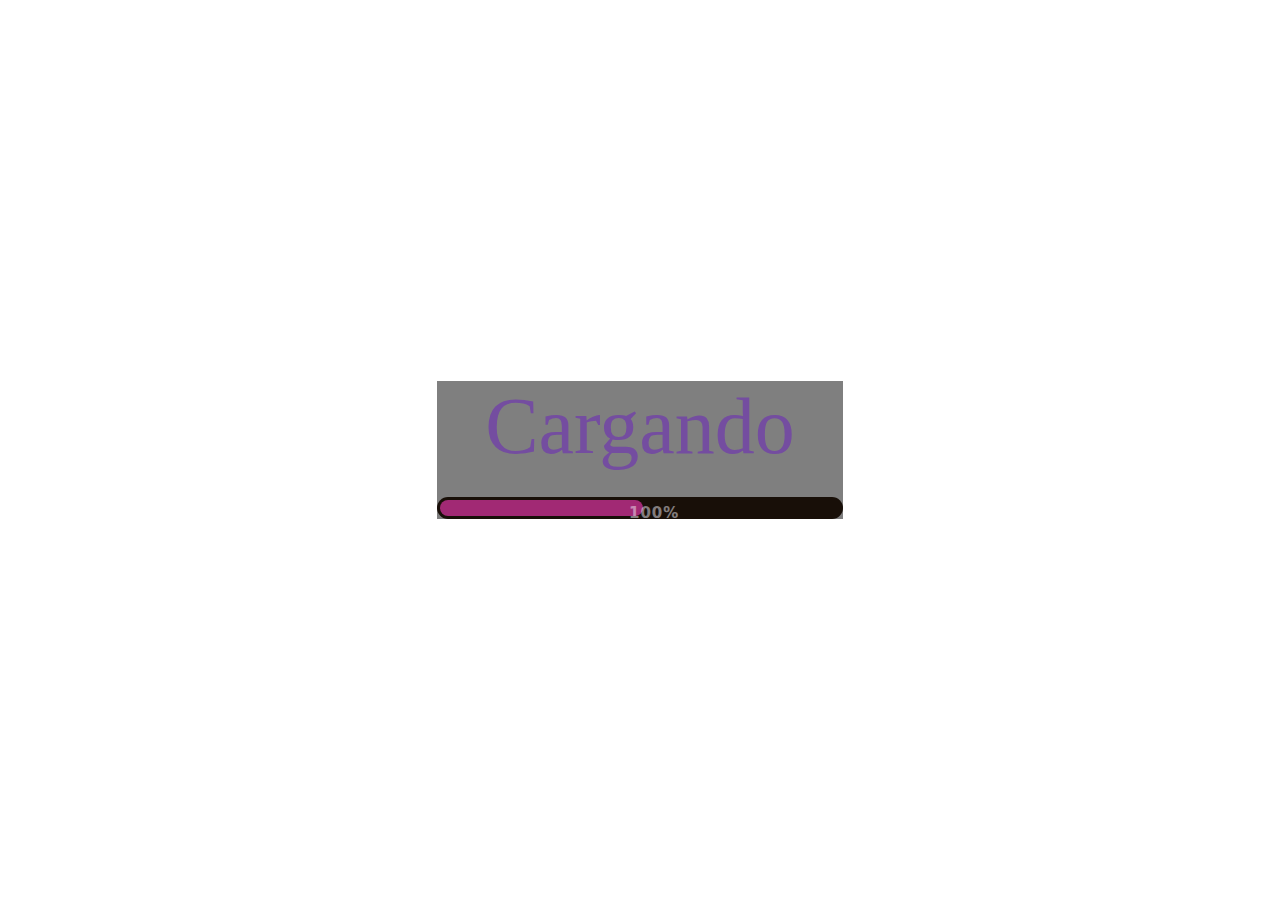
<file: Trabajo practico especial - Interface/carga.html>
<!DOCTYPE html>
<html lang="en" dir="ltr">
  <head>
    <meta charset="utf-8">
    <title>Loading Animation</title>
    <link rel="stylesheet" href="css/style.css">
  </head>
  <body>
    <main class="container">
      <div class="loading">
        <div class="text">Cargando</div>
        <label class="percentaje">100%</label>
        <div class="progreso-bar">
          <div class="progreso"></div>
        </div>
      </div>
    </main> 
    <script src="js/carga.js"></script>
  </body>
</html>
</file>
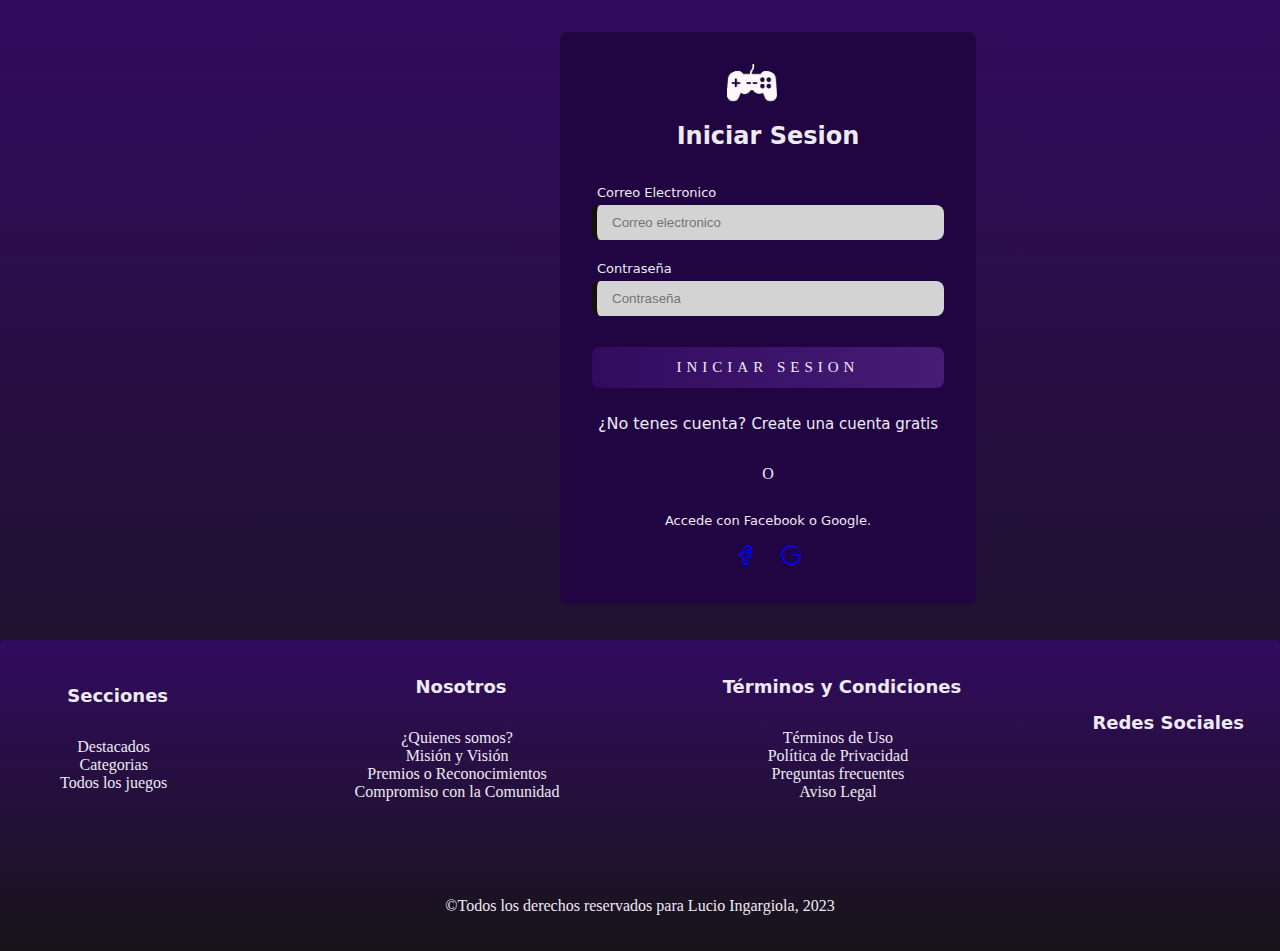
<file: Trabajo practico especial - Interface/iniciarSesion.html>
<!DOCTYPE html>
<html lang="en">

<head>
    <meta charset="UTF-8">
    <meta name="viewport" content="width=device-width, initial-scale=1.0">
    <link rel="stylesheet" href="css/style.css">
    <link rel="stylesheet" href="https://cdnjs.cloudflare.com/ajax/libs/font-awesome/6.2.1/css/all.min.css" integrity="sha512-MV7K8+y+gLIBoVD59lQIYicR65iaqukzvf/nwasF0nqhPay5w/9lJmVM2hMDcnK1OnMGCdVK+iQrJ7lzPJQd1w==" crossorigin="anonymous" referrerpolicy="no-referrer" />
    <title>Iniciar Sesion</title>
</head>

<body>
    
    <main class="main-inicioSesion">
        <div class="logo-container">
            <img src="images/IMG-LOGO.png" alt="">
            <h2>Iniciar Sesion</h2>
        </div>
        
        <form class="form-inicioSesion">
            <div class="div-inicio">
                <label for="">Correo Electronico</label>
                <input type="email" class="input" placeholder="Correo electronico" required>
                <label for="">Contraseña</label>
                <input type="password" class="input" placeholder="Contraseña" required>
                <button class="btn-cuenta" id="startAnimation">Iniciar Sesion</button>
                
            </div>
        </form>
        
        <p class="texto-link">¿No tenes cuenta? <a href="registro.html">Create una cuenta gratis</a></p>
        <p class="separador"> O </p>
                <p class="inicio-secundario">Accede con Facebook o Google.</p>
                <div class="social">
                    <a class="btn-facebook" href="index.html">
                        <svg xmlns="http://www.w3.org/2000/svg" class="icon icon-tabler icon-tabler-brand-facebook"
                            width="24" height="24" viewBox="0 0 24 24" stroke-width="2" stroke="currentColor"
                            fill="none" stroke-linecap="round" stroke-linejoin="round">
                            <path stroke="none" d="M0 0h24v24H0z" fill="none"></path>
                            <path d="M7 10v4h3v7h4v-7h3l1 -4h-4v-2a1 1 0 0 1 1 -1h3v-4h-3a5 5 0 0 0 -5 5v2h-3"></path>
                        </svg>
                    </a>
                    <a class="btn-google" href="index.html">
                        <svg xmlns="http://www.w3.org/2000/svg" class="icon icon-tabler icon-tabler-brand-google"
                            width="24" height="24" viewBox="0 0 24 24" stroke-width="2" stroke="currentColor"
                            fill="none" stroke-linecap="round" stroke-linejoin="round">
                            <path stroke="none" d="M0 0h24v24H0z" fill="none"></path>
                            <path d="M17.788 5.108a9 9 0 1 0 3.212 6.892h-8"></path>
                        </svg>
                    </a>
                </div>
                 <div class="loading" id="loadingContainer" style="display: none;">
        <div class="text">Cargando</div>
        <label class="percentaje">0%</label>
        <div class="progreso-bar">
            <div class="progreso"></div>
        </div>
    </div>
    </main>
    <div class="content">
    <footer class="fat-footer">
        <div class="container-footer">
            <div class="footer-row">
               
                <div class="links">
                    <h3>Secciones</h3>
                    <ul>
                        <li><a href="">Destacados</a></li>
                        <li><a href="">Categorias</a></li>
                        <li><a href="">Todos los juegos</a></li>          
                    </ul>
                </div>
                <div class="links">
                    <h3>Nosotros</h3>
                    <ul>
                        <li><a href="">¿Quienes somos?</a></li>
                        <li><a href="">Misión y Visión</a></li>
                        <li><a href="">Premios o Reconocimientos</a></li>
                        <li><a href="">Compromiso con la Comunidad</a></li>
                    </ul>
                </div>

                <div class="links">
                    <h3>Términos y Condiciones</h3>
                    <ul>
                        <li><a href="">Términos de Uso</a></li>
                        <li><a href="">Política de Privacidad</a></li>
                        <li><a href="">Preguntas frecuentes</a></li>
                        <li><a href="">Aviso Legal</a></li>
                    </ul>
                </div>
                <div class="links">
                    <h3>Redes Sociales</h4>
                    <div class="social-links">
                        <a href=""><i class="fab fa-facebook-f"></i></a>
                        <a href=""><i class="fab fa-instagram"></i></a>
                        <a href=""><i class="fab fa-twitter"></i></a>
                    </div>
                </div>
            </div>
        </div>
        <p> &COPY;Todos los derechos reservados para Lucio Ingargiola, 2023</p>
    </footer>
</div>
    <script src="js/carga.js"></script>
</body>
</html>
</file>
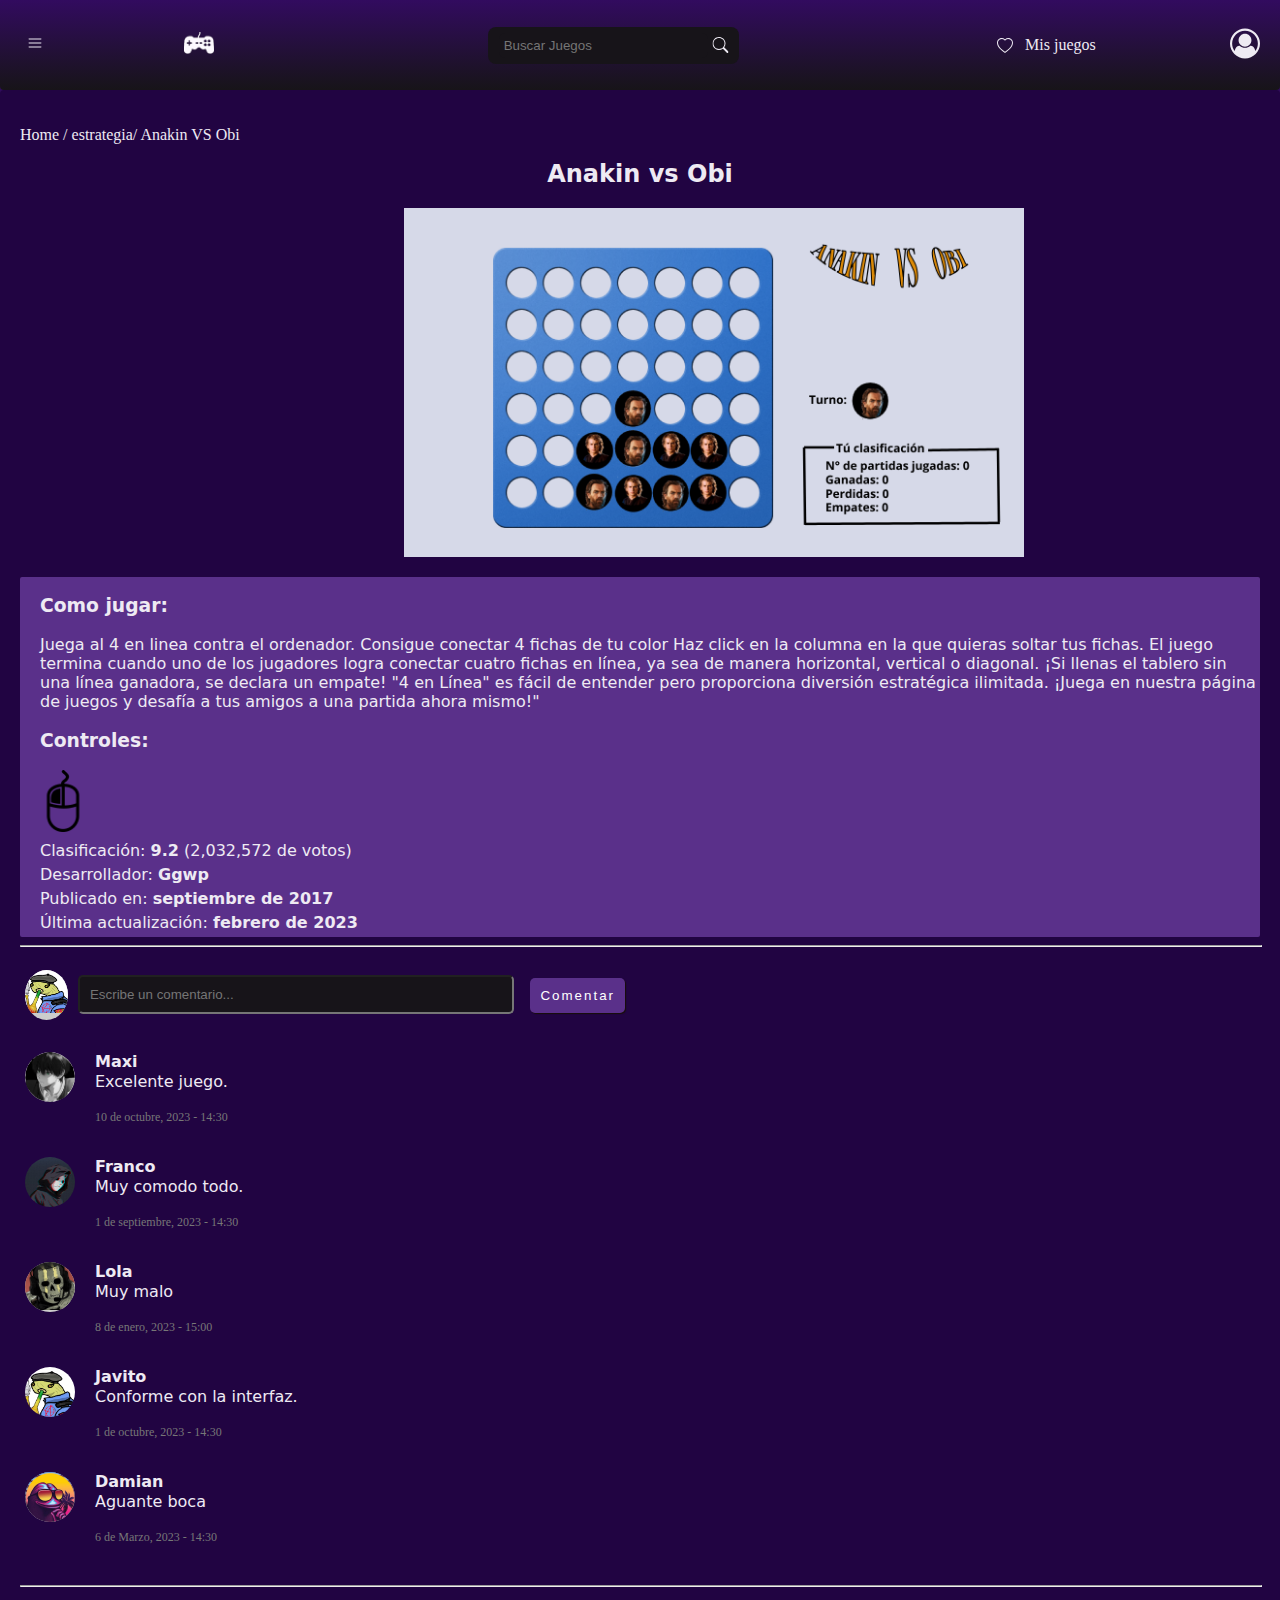
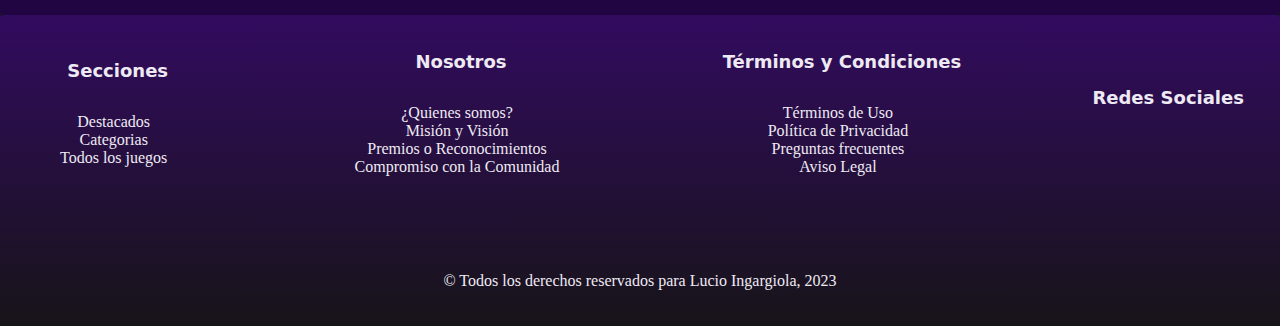
<file: Trabajo practico especial - Interface/juego.html>
<!DOCTYPE html>
<html lang="en">
<head>
    <meta charset="UTF-8">
    <meta name="viewport" content="width=device-width, initial-scale=1.0">
    <link rel="stylesheet" href="https://cdnjs.cloudflare.com/ajax/libs/font-awesome/6.2.1/css/all.min.css" integrity="sha512-MV7K8+y+gLIBoVD59lQIYicR65iaqukzvf/nwasF0nqhPay5w/9lJmVM2hMDcnK1OnMGCdVK+iQrJ7lzPJQd1w==" crossorigin="anonymous" referrerpolicy="no-referrer" />
    <link rel="stylesheet" href="css/style.css">
    <title>Juego 4 en linea</title>
</head>
<body>
    <div class="content-juego">
    <header>
        <nav class="navegacion">
            <ul class="navegacion-list">
                <div class="btn-menu">
                    <li><svg xmlns="http://www.w3.org/2000/svg" width="19" height="16" viewBox="0 0 19 16"
                            fill="none">
                            <path fill-rule="evenodd" clip-rule="evenodd"
                                d="M2.96875 12C2.96875 11.8674 3.03131 11.7402 3.14266 11.6464C3.25401 11.5527 3.40503 11.5 3.5625 11.5H15.4375C15.595 11.5 15.746 11.5527 15.8573 11.6464C15.9687 11.7402 16.0312 11.8674 16.0312 12C16.0312 12.1326 15.9687 12.2598 15.8573 12.3536C15.746 12.4473 15.595 12.5 15.4375 12.5H3.5625C3.40503 12.5 3.25401 12.4473 3.14266 12.3536C3.03131 12.2598 2.96875 12.1326 2.96875 12ZM2.96875 8C2.96875 7.86739 3.03131 7.74021 3.14266 7.64645C3.25401 7.55268 3.40503 7.5 3.5625 7.5H15.4375C15.595 7.5 15.746 7.55268 15.8573 7.64645C15.9687 7.74021 16.0312 7.86739 16.0312 8C16.0312 8.13261 15.9687 8.25979 15.8573 8.35355C15.746 8.44732 15.595 8.5 15.4375 8.5H3.5625C3.40503 8.5 3.25401 8.44732 3.14266 8.35355C3.03131 8.25979 2.96875 8.13261 2.96875 8ZM2.96875 4C2.96875 3.86739 3.03131 3.74021 3.14266 3.64645C3.25401 3.55268 3.40503 3.5 3.5625 3.5H15.4375C15.595 3.5 15.746 3.55268 15.8573 3.64645C15.9687 3.74021 16.0312 3.86739 16.0312 4C16.0312 4.13261 15.9687 4.25979 15.8573 4.35355C15.746 4.44732 15.595 4.5 15.4375 4.5H3.5625C3.40503 4.5 3.25401 4.44732 3.14266 4.35355C3.03131 4.25979 2.96875 4.13261 2.96875 4Z"
                                fill="#EEEAF3" />
                        </svg></li>
                    <div class="menu">
                        <ul class="nav">
                            <a href="">
                                <li>Destacados</li>
                            </a>
                            <a href="">
                                <li>Todos los juegos</li>
                            </a>
                            <a href="">
                                <li>Casual</li>
                            </a>
                            <a href="">
                                <li>Puzzle</li>
                            </a>
                            <a href="">
                                <li>Terror</li>
                            </a>
                            <a href="">
                                <li>Coches</li>
                            </a>
                            <a href="">
                                <li>Belleza</li>
                            </a>
                            <a href="">
                                <li>Aventura</li>
                            </a>
                            <a href="">
                                <li>Infantiles</li>
                            </a>
                            <a href="">
                                <li>Estrategia</li>
                            </a>
                            <a href="">
                                <li>Mesa</li>
                            </a>
                        </ul>
                    </div>
                </div>
                <li><img src="images/IMG-LOGO.png" alt=""></li>
                <li>
                    <div class="inputBusqueda">
                        <input type="text" placeholder="Buscar Juegos">
                        <svg width="16" height="16" viewBox="0 0 16 16" fill="none"
                                xmlns="http://www.w3.org/2000/svg">
                                <g clip-path="url(#clip0_70_133)">
                                    <path
                                        d="M11.742 10.344C12.7103 9.02267 13.144 7.38447 12.9563 5.75713C12.7686 4.12979 11.9734 2.63332 10.7298 1.56711C9.48613 0.500899 7.88576 -0.056418 6.24885 0.00665514C4.61194 0.0697283 3.0592 0.748541 1.90128 1.90729C0.743364 3.06603 0.0656633 4.61926 0.00376152 6.25621C-0.0581403 7.89317 0.500322 9.49314 1.56742 10.736C2.63452 11.9789 4.13156 12.773 5.75903 12.9596C7.38651 13.1461 9.02439 12.7112 10.345 11.742H10.344C10.374 11.782 10.406 11.82 10.442 11.857L14.292 15.707C14.4795 15.8946 14.7339 16.0001 14.9992 16.0002C15.2644 16.0003 15.5189 15.895 15.7065 15.7075C15.8942 15.52 15.9996 15.2656 15.9997 15.0003C15.9998 14.7351 15.8945 14.4806 15.707 14.293L11.857 10.443C11.8213 10.4068 11.7828 10.3744 11.742 10.344ZM12 6.49998C12 7.22225 11.8578 7.93745 11.5814 8.60474C11.3049 9.27203 10.8998 9.87834 10.3891 10.3891C9.87838 10.8998 9.27206 11.3049 8.60477 11.5813C7.93748 11.8577 7.22228 12 6.50001 12C5.77774 12 5.06254 11.8577 4.39525 11.5813C3.72796 11.3049 3.12165 10.8998 2.61093 10.3891C2.1002 9.87834 1.69508 9.27203 1.41868 8.60474C1.14227 7.93745 1.00001 7.22225 1.00001 6.49998C1.00001 5.04129 1.57948 3.64234 2.61093 2.61089C3.64238 1.57944 5.04132 0.999979 6.50001 0.999979C7.9587 0.999979 9.35765 1.57944 10.3891 2.61089C11.4206 3.64234 12 5.04129 12 6.49998Z"
                                        fill="#EEEAF3" />
                                </g>
                                <defs>
                                    <clipPath id="clip0_70_133">
                                        <rect width="16" height="16" fill="white" />
                                    </clipPath>
                                </defs>
                            </svg>
                    </div>
                </li>
                <li>
                    <div class="mis-juegos">
                        <svg xmlns="http://www.w3.org/2000/svg" width="16" height="15" viewBox="0 0 16 15"
                            fill="none">
                            <path
                                d="M7.9999 2.74805L7.2829 2.01105C5.5999 0.281049 2.5139 0.878049 1.39989 3.05305C0.876895 4.07605 0.758895 5.55305 1.71389 7.43805C2.63389 9.25305 4.5479 11.427 7.9999 13.795C11.4519 11.427 13.3649 9.25305 14.2859 7.43805C15.2409 5.55205 15.1239 4.07605 14.5999 3.05305C13.4859 0.878049 10.3999 0.280049 8.7169 2.01005L7.9999 2.74805ZM7.9999 15C-7.33311 4.86805 3.27889 -3.03995 7.82389 1.14305C7.88389 1.19805 7.94289 1.25505 7.9999 1.31405C8.05632 1.2551 8.11503 1.19839 8.17589 1.14405C12.7199 -3.04195 23.3329 4.86705 7.9999 15Z"
                                fill="#EEEAF3" />
                        </svg>
                        <p>Mis juegos</p>
                    </div>
                </li>
                <div class="btn-usuario">
                    <li> <svg width="35" height="35" viewBox="0 0 35 35" fill="none"
                            xmlns="http://www.w3.org/2000/svg">
                            <path
                                d="M17.5 0C19.8698 0 22.1354 0.46224 24.2969 1.38672C26.4583 2.3112 28.3203 3.55469 29.8828 5.11719C31.4453 6.67969 32.6888 8.54167 33.6133 10.7031C34.5378 12.8646 35 15.1302 35 17.5C35 19.8568 34.541 22.1159 33.623 24.2773C32.7051 26.4388 31.4648 28.3008 29.9023 29.8633C28.3398 31.4258 26.4779 32.6725 24.3164 33.6035C22.1549 34.5345 19.8828 35 17.5 35C15.1172 35 12.8451 34.5378 10.6836 33.6133C8.52214 32.6888 6.66341 31.4421 5.10742 29.873C3.55143 28.304 2.3112 26.4421 1.38672 24.2871C0.46224 22.1322 0 19.8698 0 17.5C0 15.1302 0.46224 12.8646 1.38672 10.7031C2.3112 8.54167 3.55469 6.67969 5.11719 5.11719C6.67969 3.55469 8.54167 2.3112 10.7031 1.38672C12.8646 0.46224 15.1302 0 17.5 0ZM29.5898 26.3867C31.5299 23.7174 32.5 20.7552 32.5 17.5C32.5 15.4688 32.1029 13.5286 31.3086 11.6797C30.5143 9.83073 29.4466 8.23568 28.1055 6.89453C26.7643 5.55339 25.1693 4.48568 23.3203 3.69141C21.4714 2.89714 19.5312 2.5 17.5 2.5C15.4688 2.5 13.5286 2.89714 11.6797 3.69141C9.83073 4.48568 8.23568 5.55339 6.89453 6.89453C5.55339 8.23568 4.48568 9.83073 3.69141 11.6797C2.89714 13.5286 2.5 15.4688 2.5 17.5C2.5 20.7552 3.47005 23.7174 5.41016 26.3867C6.26953 22.1289 8.26172 20 11.3867 20C13.0924 21.6667 15.1302 22.5 17.5 22.5C19.8698 22.5 21.9076 21.6667 23.6133 20C26.7383 20 28.7305 22.1289 29.5898 26.3867ZM25 13.75C25 11.6797 24.2676 9.91211 22.8027 8.44727C21.3379 6.98242 19.5703 6.25 17.5 6.25C15.4297 6.25 13.6621 6.98242 12.1973 8.44727C10.7324 9.91211 10 11.6797 10 13.75C10 15.8203 10.7324 17.5879 12.1973 19.0527C13.6621 20.5176 15.4297 21.25 17.5 21.25C19.5703 21.25 21.3379 20.5176 22.8027 19.0527C24.2676 17.5879 25 15.8203 25 13.75Z"
                                fill="#EEEAF3" />
                        </svg>
                    </li>
                    <div class="menu-usuario">
                        <ul class="nav-usuario">
                            <a href="">
                                <li>Cuenta</li>
                            </a>
                            <a href="">
                                <li>Mi carrito</li>
                            </a>
                            <a href="">
                                <li>Centro de ayuda</li>
                            </a>
                            <hr>
                            <a href="">
                                <li>Configuracion</li>
                            </a>
                            <a href="iniciarSesion.html">
                                <li>Cerrar Sesion</li>
                            </a>
                        </ul>
                    </div>
                </div>
            </ul>   
        </nav>
    </header>
    <main class="contenido-juego">
        <!--Todo el ancho-->
            <p>Home / estrategia/ Anakin VS Obi</p>
            <h2>Anakin vs Obi</h2>
            <div class="imagen-juego">
                    <img src="images/juego.png" alt="">
                  
            </div>
            <section class="descripcion-juego">
                <h3>Como jugar: </h3>
                <p>Juega al 4 en linea contra el ordenador. Consigue conectar 4 fichas de tu color
                    Haz click en la columna en la que quieras soltar tus fichas. 
                    El juego termina cuando uno de los jugadores logra conectar cuatro fichas en línea, ya sea de manera horizontal, vertical o diagonal. ¡Si llenas el tablero sin una línea ganadora, se declara un empate!
                    "4 en Línea" es fácil de entender pero proporciona diversión estratégica ilimitada. ¡Juega en nuestra página de juegos y desafía a tus amigos a una partida ahora mismo!"
                </p>
                <h3>Controles: </h3>
                <img src="images/mouse.png" alt="">
                    <br>
                    <div class="clasificacion">
                        <p>Clasificación: <span>9.2</span> (2,032,572 de votos)</p>
                        <p>Desarrollador: <span>Ggwp</span></p>
                        <p>Publicado en: <span>septiembre de 2017</span></p>
                        <p>Última actualización: <span>febrero de 2023</span></p>
                    </div>  
            </section>
            <hr>
            <aside class="comentarios">
                <div class="comentarios-seccion">
                    <div class="comentario-nuevo">
                        <div class="foto-usuario"> <img src="images/avatar4.jpg" alt=""> </div>
                        <input type="text" placeholder="Escribe un comentario...">
                        <button class="comentar-btn">Comentar</button>
                    </div>
                    <div class="comentario">
                        <div class="foto-usuario"><img src="images/avatar2.jpg" alt=""> </div>
                        <div class="contenido-comentario">
                            <h4>Maxi</h4>
                            <p>Excelente juego.</p>
                            <span class="fecha-hora">10 de octubre, 2023 - 14:30</span>
                        </div>
                    </div>
                    <div class="comentario">
                        <div class="foto-usuario"><img src="images/avatar6.jpg" alt=""> </div>
                        <div class="contenido-comentario">
                            <h4>Franco</h4>  
                            <p>Muy comodo todo.</p>
                            <span class="fecha-hora">1 de septiembre, 2023 - 14:30</span>
                        </div>
                    </div>
                    <div class="comentario">
                        <div class="foto-usuario"><img src="images/avatar.jpg" alt=""> </div>
                        <div class="contenido-comentario">
                            <h4>Lola</h4>
                            <p>Muy malo</p>
                            <span class="fecha-hora">8 de enero, 2023 - 15:00</span>
                        </div>
                    </div>
                    <div class="comentario">
                        <div class="foto-usuario"><img src="images/avatar4.jpg" alt=""> </div>
                        <div class="contenido-comentario">
                            <h4>Javito</h4>
                            <p>Conforme con la interfaz.</p>
                            <span class="fecha-hora">1 de octubre, 2023 - 14:30</span>
                        </div>
                    </div>
                    <div class="comentario">
                        <div class="foto-usuario"><img src="images/avatar5.jpg" alt=""> </div>
                        <div class="contenido-comentario">
                            <h4>Damian</h4>
                            <p>Aguante boca</p>
                            <span class="fecha-hora">6 de Marzo, 2023 - 14:30</span>
                        </div>
                    </div>
                   
                </div>
            </aside>
            <hr>
    </main>
    <footer class="fat-footer">
        <div class="container-footer">
            <div class="footer-row">
               
                <div class="links">
                    <h3>Secciones</h3>
                    <ul>
                        <li><a href="">Destacados</a></li>
                        <li><a href="">Categorias</a></li>
                        <li><a href="">Todos los juegos</a></li>          
                    </ul>
                </div>
                <div class="links">
                    <h3>Nosotros</h3>
                    <ul>
                        <li><a href="">¿Quienes somos?</a></li>
                        <li><a href="">Misión y Visión</a></li>
                        <li><a href="">Premios o Reconocimientos</a></li>
                        <li><a href="">Compromiso con la Comunidad</a></li>
                    </ul>
                </div>

                <div class="links">
                    <h3>Términos y Condiciones</h3>
                    <ul>
                        <li><a href="">Términos de Uso</a></li>
                        <li><a href="">Política de Privacidad</a></li>
                        <li><a href="">Preguntas frecuentes</a></li>
                        <li><a href="">Aviso Legal</a></li>
                    </ul>
                </div>
                <div class="links">
                    <h3>Redes Sociales</h4>
                    <div class="social-links">
                        <a href=""><i class="fab fa-facebook-f"></i></a>
                        <a href=""><i class="fab fa-instagram"></i></a>
                        <a href=""><i class="fab fa-twitter"></i></a>
                    </div>
                </div>
            </div>
        </div>
        <p> &COPY; Todos los derechos reservados  para Lucio Ingargiola, 2023</p>
    </footer>
</div>
    
    <script src="js/menu.js"></script>
</body>
</html>
</file>
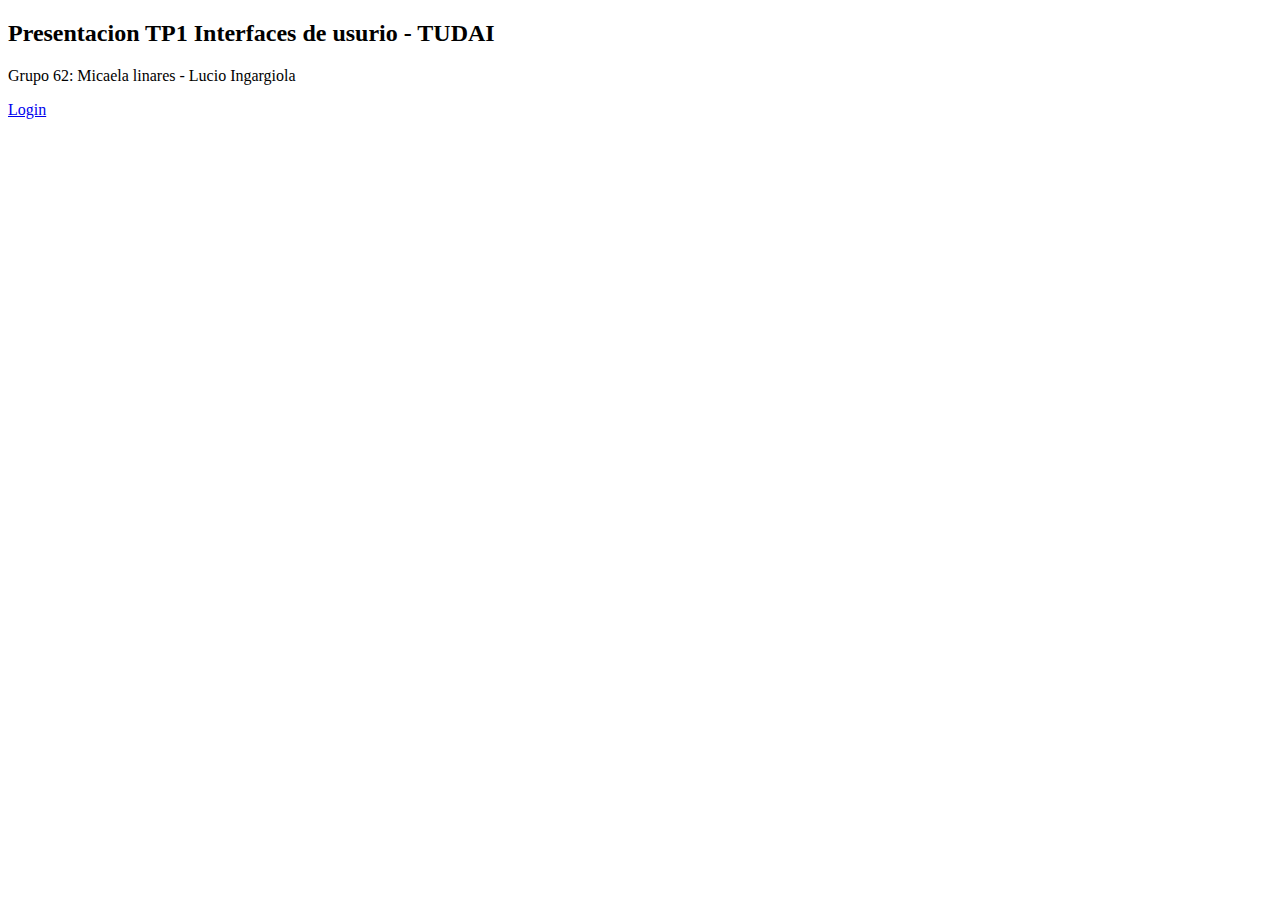
<file: Trabajo practico especial - Interface/linksFigma.html>
<!DOCTYPE html>
<html lang="en">
<head>
    <meta charset="UTF-8">
    <meta name="viewport" content="width=device-width, initial-scale=1.0">
    <title>Document</title>
</head>
<body>
     <h2>Presentacion TP1  Interfaces de usurio - TUDAI  </h2>
    <p> Grupo 62: Micaela linares - Lucio Ingargiola</p>
    <a href="login.html">Login</a>
</html>
</file>
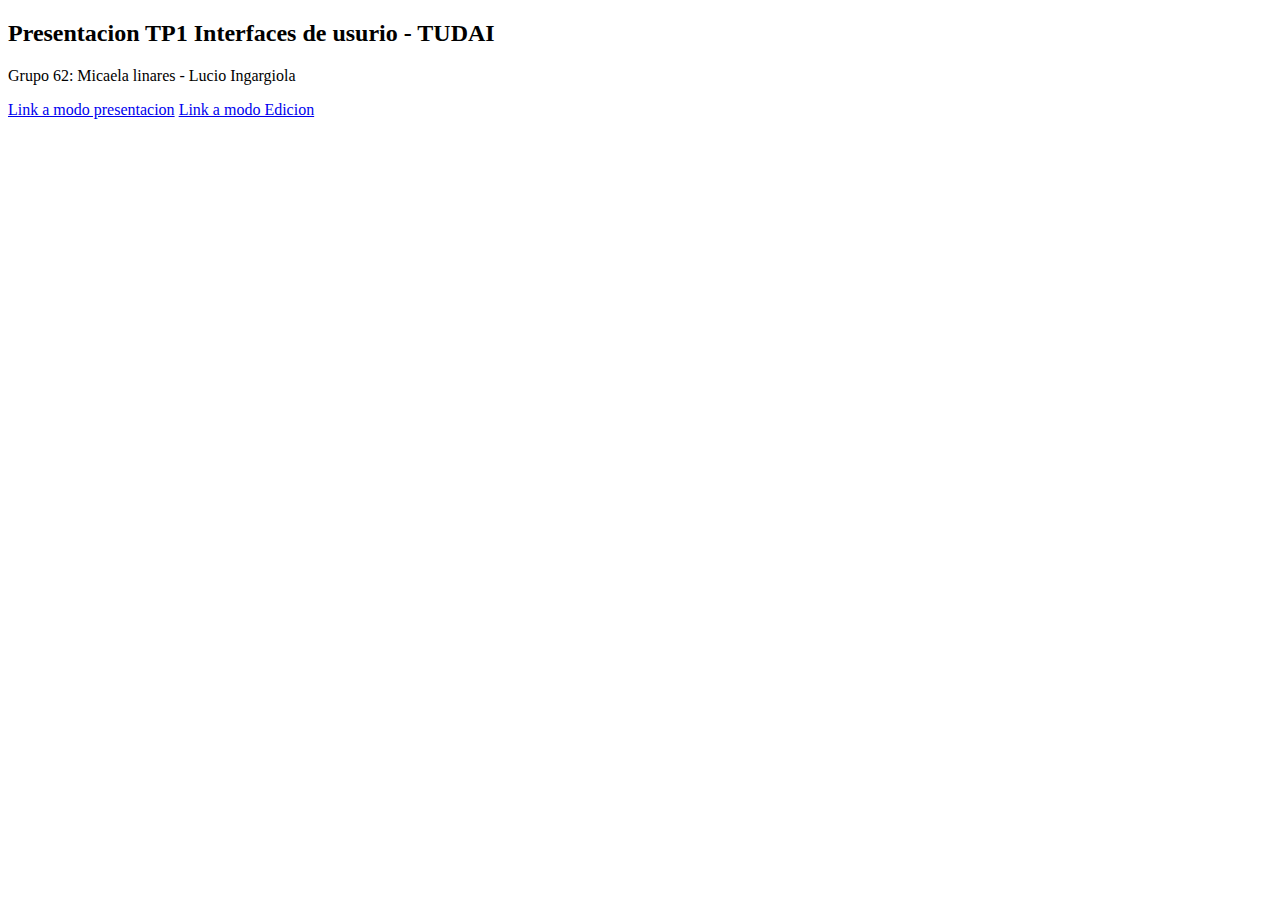
<file: Trabajo practico especial - Interface/presentacion.html>
<!DOCTYPE html>
<html lang="en">
<head>
    <meta charset="UTF-8">
    <meta name="viewport" content="width=device-width, initial-scale=1.0">
    <title>Document</title>
</head>
<body>
     <h2>Presentacion TP1  Interfaces de usurio - TUDAI  </h2>
    <p> Grupo 62: Micaela linares - Lucio Ingargiola</p>
     <a href="https://www.figma.com/proto/RKTlWM9YxlithIYTf8DPr6/Entregable-N%C2%BA1?type=design&node-id=95-521&t=uBOoD4EZMWNrBNOl-0&scaling=min-zoom&page-id=30%3A3&starting-point-node-id=95%3A521" target="_blank">Link a modo presentacion</a>
     <a href="https://www.figma.com/file/RKTlWM9YxlithIYTf8DPr6/Entregable-N%C2%BA1?type=design&node-id=95%3A521&mode=design&t=uBOoD4EZMWNrBNOl-1" target="_blank">Link a modo Edicion</a>
</body>
</html>
</file>
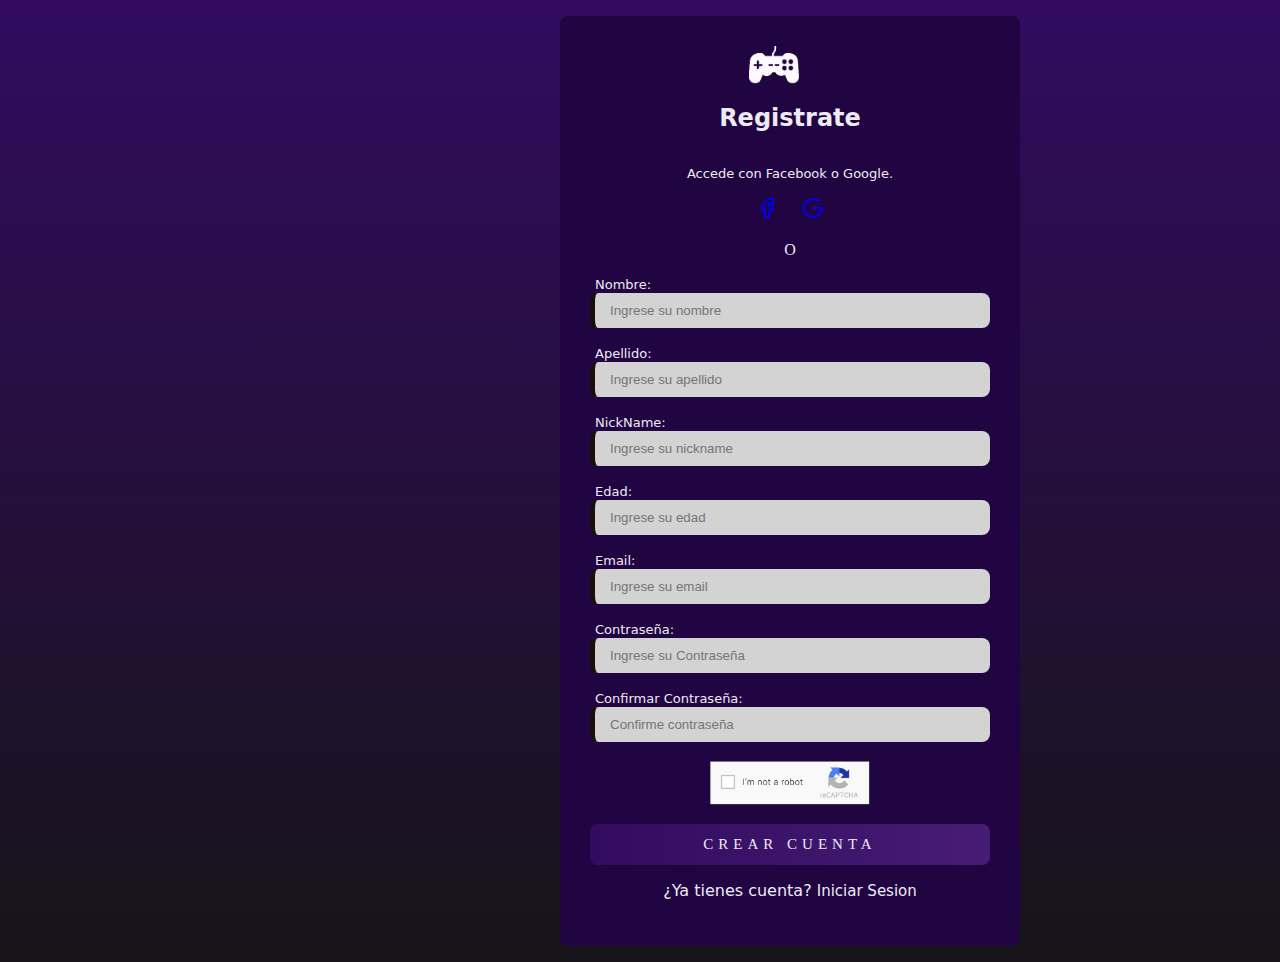
<file: Trabajo practico especial - Interface/registro.html>
<!DOCTYPE html>
<html lang="en">
<head>
    <meta charset="UTF-8">
    <meta name="viewport" content="width=device-width, initial-scale=1.0">
    <title>Registro</title>
    <link rel="stylesheet" href="https://cdnjs.cloudflare.com/ajax/libs/font-awesome/6.2.1/css/all.min.css" integrity="sha512-MV7K8+y+gLIBoVD59lQIYicR65iaqukzvf/nwasF0nqhPay5w/9lJmVM2hMDcnK1OnMGCdVK+iQrJ7lzPJQd1w==" crossorigin="anonymous" referrerpolicy="no-referrer" />
    <link rel="stylesheet" href="css/style.css">
</head>
<body>
    <main class="main-registro">
        <div class="logo-container">
            <img src="images/IMG-LOGO.png" alt="">
            <h2>Registrate </h2>
        </div>
        <p class="inicio-secundario">Accede con Facebook o Google.</p>
        <div class="social">
            <a id="startAnimation" class="btn-facebook" href="index.html">
                <svg xmlns="http://www.w3.org/2000/svg" class="icon icon-tabler icon-tabler-brand-facebook"
                    width="24" height="24" viewBox="0 0 24 24" stroke-width="2" stroke="currentColor"
                    fill="none" stroke-linecap="round" stroke-linejoin="round">
                    <path stroke="none" d="M0 0h24v24H0z" fill="none"></path>
                    <path d="M7 10v4h3v7h4v-7h3l1 -4h-4v-2a1 1 0 0 1 1 -1h3v-4h-3a5 5 0 0 0 -5 5v2h-3"></path>
                </svg>
            </a>
            <a id="startAnimation" class="btn-google" href="index.html">
                <svg xmlns="http://www.w3.org/2000/svg" class="icon icon-tabler icon-tabler-brand-google"
                    width="24" height="24" viewBox="0 0 24 24" stroke-width="2" stroke="currentColor"
                    fill="none" stroke-linecap="round" stroke-linejoin="round">
                    <path stroke="none" d="M0 0h24v24H0z" fill="none"></path>
                    <path d="M17.788 5.108a9 9 0 1 0 3.212 6.892h-8"></path>
                </svg>
            </a>
        </div>
        <p class="separador"> O </p>
        <form action="" class="formDatos">
            <label for="nombre">Nombre: </label>
            <input type="text" name="" class="input" placeholder="Ingrese su nombre" required>

            <label for="apellido">Apellido: </label>
            <input type="text" name="" class="input" placeholder="Ingrese su apellido" required>

            <label for="nickName">NickName: </label>
            <input type="text" name="" class="input" placeholder="Ingrese su nickname" >

            <label for="edad">Edad: </label>
            <input type="number" name="" class="input" placeholder="Ingrese su edad" required>

            <label for="email">Email: </label>
            <input type="email" name="" class="input" placeholder="Ingrese su email" required>

            <label for="contraseña">Contraseña: </label>
            <input type="password" name="" class="input" placeholder="Ingrese su Contraseña" required>

            <label for="confContraseña">Confirmar Contraseña: </label>
            <input type="password" name="" class="input" placeholder="Confirme contraseña" required>
           
            <div class="recapcha">
                <img id="captchaImagen" src="images/recapcha.png" alt="">
                <img id="checkmark" src="images/tilde.png" alt="Checkmark">
            </div>
            <button id="startAnimation" class="btn-cuenta">Crear Cuenta</button>
            <div class="loading" id="loadingContainer" style="display: none;">
                <div class="text">Cargando</div>
                <label class="percentaje">0%</label>
                <div class="progreso-bar">
                    <div class="progreso"></div>
                </div>
            </div>
        </form>
       
        
        <p class="texto-link">¿Ya tienes cuenta? <a href="iniciarSesion.html">Iniciar Sesion</a></p>
    </main>

    <script src="js/carga.js"></script>
</body>
</html>
</file>
<file: Trabajo practico especial - Interface/css/style.css>
/*Variables*/
@import url("https://fonts.googleapis.com/css2?family=Bangers&display=swap");
:root {
  /*Primario*/
  --main-pr-sombra2-color: #210442;
  --main-pr-sombra1-color: #320b5f;
  --main-primario-color: #461c75;
  --main-pr-luz1-color: #5a308a;
  --main-pr-luz2-color: #744da0;

  /*Secundario*/
  --main-sec-sombra2-color: #210442;
  --main-sec-sombra1-color: #320b5f;
  --main-sec-secundario-color: #262087;
  --main-sec-luz1-color: #3e389d;
  --main-sec-luz2-color: #5954ad;

  /*BLANCO - NEGRO - ACENTO*/
  --main-blanco-color: #eeeaf3;
  --main-negro-color: #180f08;
  --main-acento-color: #a12974;

  /*Estados*/
  --main-verde-color: #3fa349;
  --main-amarillo-color: #c8c116;
  --main-rojo-color: #ae1632;

  /*Encabezado */

  /*Body*/
  --main-gradiente-color: linear-gradient(
    180deg,
    #320b5f 0.14%,
    #171419 99.26%
  );

  /*Fuentes*/
  --font-size-h1: 25px;
  --font-family-h1: "Roboto";

  --font-family-h2: "Roboto";
  --font-size-h2: 25px;
}
body {
  margin: 0;
  background: var(--main-gradiente-color);
}
/*Defino las secciones de la pagina con grid*/
.content {
  width: 100%;
  max-width: 1000px;
  display: grid;
  grid-gap: 1px;
  grid-template-columns: repeat(3, 1fr);
  grid-template-rows: repeat(3, auto);
  grid-template-areas:
    "header header header"
    "contenido contenido contenido"
    "fat-footer fat-footer fat-footer";
}

.content header,
.content .contenido,
.content .fat-footer {
  background: var(--main-blanco-color);
  padding: 20px;
  border-radius: 4px;
}
/*CARRUSEL RESPOSIVE*/


/*--------------------*/
.content header {
  background: var(--main-gradiente-color);
  color: var(--main-blanco-color);
  grid-area: header;
  /*  grid-column-start:1;
    grid-column-end:-1;*/
}
.content .contenido {
  grid-area: contenido;
  /* grid-column: span 3; */
}

.content-juego header,
.content-juego .contenido-juego,
.content-juego .fat-footer {
  background: var(--main-blanco-color);
  padding: 20px;
  border-radius: 4px;
}

.content header {
  background: var(--main-gradiente-color);
  color: var(--main-blanco-color);
  grid-area: header;
  /*  grid-column-start:1;
    grid-column-end:-1;*/
}
.content .contenido {
  grid-area: contenido;
  /* grid-column: span 3; */
}

.content-juego header {
  background: var(--main-gradiente-color);
  color: var(--main-blanco-color);
  grid-area: header;
  /*  grid-column-start:1;
    grid-column-end:-1;*/
}
.content-juego .contenido-juego {
  grid-area: contenido-juego;
  /* grid-column: span 3; */
}
.content-juego .descripcion-juego {
  grid-area: descripcion-juego;
}
.content-juego .comentarios {
  grid-area: comentarios;
}
.content-juego .fat-footer {
  background: var(--main-gradiente-color);
  max-height: 100%;
  box-sizing: border-box;
  grid-area: fat-footer;
  /*grid-column: span 3; */
}

.navegacion-list {
  margin: 0;
  padding: 0;
  display: flex;
  justify-content: space-between;
  align-items: center;
}
.navegacion-list li {
  margin: auto;
  list-style: none;
}

.navegacion-list li img {
  width: 30px;
}
.navegacion-list li svg {
  width: 30px;
}
.navegacion-list li div p {
  display: none;
}

.inputBusqueda {
  display: flex;
  justify-content: center;
  align-items: center;
  position: relative;
  background-color: #171419;
  padding: 6px;
  border-radius: 8px;
  width: 80%;
  margin-left: 5px;
}

.inputBusqueda input {
  border: none;
  background-color: #171419;
  padding: 5px;
  border-radius: 8px;
  color: var(--main-blanco-color);
  width: 80%;
  margin-left: 5px;
}

/*FOOTER*/
.content .fat-footer {
  background: var(--main-gradiente-color);
  max-height: 100%;
  box-sizing: border-box;
  grid-area: fat-footer;
  /*grid-column: span 3; */
}
.container-footer {
  max-height: 100%;
}
.footer-row {
  margin-bottom: 0;
  margin-left: auto;
  max-height: 100%;
  display: flex;
  align-items: center;
  flex-direction: column;
}
.fat-footer p {
  margin-top: 1rem;
  text-align: center;
  color: var(--main-blanco-color);
}
.social-links {
  display: flex;
  align-items: center;
  justify-content: center;
}
.links h3 {
  font-size: large;
margin:1rem;
  color: var(--main-blanco-color);
  font-family: system-ui, -apple-system, BlinkMacSystemFont, "Segoe UI", Roboto,
    Oxygen, Ubuntu, Cantarell, "Open Sans", "Helvetica Neue", sans-serif;
  text-align: center;
}
.links ul li a {
  margin:auto ;
  display: flex;
  flex-direction:row;
  justify-content: center;
  align-items: center;
  margin-right: 0;
  color: var(--main-blanco-color);
  text-decoration: none;
}
.links ul li {
  margin-right: 3rem;
  list-style: none;
}
/*------------*/

@media only screen and (min-width: 800px) {
  .content {
    max-width: 100%;
    grid-template-columns: repeat(4, 2fr);
    grid-template-rows: repeat(6, auto);
    grid-template-areas:
      "header header header header"
      "header header header header"
      "contenido contenido contenido contenido"
      "contenido contenido contenido contenido"
      "fat-footer fat-footer fat-footer fat-footer"
      "fat-footer fat-footer fat-footer fat-footer";
  }

  .navegacion-list li .mis-juegos p {
    display: flex;
  }
  .mis-juegos {
    display: flex;
    align-items: center; /* Alinea verticalmente en el centro */
  }

  .mis-juegos svg {
    margin-right: 5px; /* Añade un espacio entre el SVG y el texto */
  }

  .inputBusqueda {
    display: flex;
    justify-content: center;
    align-items: center;
    position: relative;
    background-color: #171419;
    padding: 6px;
    width: 100%;
  }

  .inputBusqueda input {
    border: none;
    background-color: #171419;
    padding: 5px;
    border-radius: 6px;
    color: var(--main-blanco-color);
    width: 100%;
  }
  hr {
    width: 100%;
  }
  .content .fat-footer {
    background: var(--main-gradiente-color);
  }
  
  .footer-row {
    display: flex;
    flex-direction: row;
    justify-content: space-between;
    margin-left: 1rem;
    margin: 0 auto;
  }
  .links {
    display: flex;
    flex-direction: column;
  }

  .social-links {
    margin: 1rem;
    display: flex;
    align-items: center;
    justify-content: center;
  }

  .fat-footer {
    background-color: #f8f8f8; /* Cambia el color de fondo si es necesario */
    padding: 80px; /* Ajusta el espacio interior según tus preferencias */
    text-align: center; /* Centra el texto de los derechos reservados */
  }
  .fat-footer p {
    margin-top: 5rem;
    text-align: center;
    color: var(--main-blanco-color);
  }

  /*pagina de juegos*/

  .content-juego {
    max-width: 100%;
    grid-template-columns: repeat(4, 2fr);
    grid-template-rows: repeat(6, auto);
    grid-template-areas:
      "header header header header"
      "contenido-juego contenido-juego instrucciones instrucciones"
      "contenido-juego contenido-juego instrucciones instrucciones"
      "descripcion-juego descripcion-juego descripcion-juego descripcion-juego"
      "comentarios comentarios comentarios comentarios"
      "fat-footer fat-footer fat-footer fat-footer";
  }

  .content-juego .contenido-juego {
    display: grid;
    grid-area:contenido-juego;
    display: flex;
    justify-content: space-between;
    flex-direction: column;
    background-color: var(--main-pr-sombra2-color);
    /* grid-column: span 3; */
  }

  .content-juego h2 {
    margin-top: 0;
    font-family: system-ui, -apple-system, BlinkMacSystemFont, "Segoe UI",
      Roboto, Oxygen, Ubuntu, Cantarell, "Open Sans", "Helvetica Neue",
      sans-serif;
    text-align: center;
    color: var(--main-blanco-color);
  }
  .content-juego p {
    color: var(--main-blanco-color);
  }
  .imagen-juego img {
    max-height: 50%;
    margin-left: 24rem;
    margin-bottom: 1rem;
    width: 50%;
  }

  .content-juego .descripcion-juego {
    border-radius: 2px;
    width: 100%;
    min-height: 50%;
    background-color: var(--main-pr-luz1-color);
    opacity: 0.5px;
  }
  .descripcion-juego img{
    margin-left: 1%;
    width: 5%;
  }
  .content-juego .descripcion-juego h3 {
    font-family: system-ui, -apple-system, BlinkMacSystemFont, "Segoe UI",
      Roboto, Oxygen, Ubuntu, Cantarell, "Open Sans", "Helvetica Neue",
      sans-serif;
    color: var(--main-blanco-color);
    text-align: left;
    margin-left: 20px;
  }
  .content-juego .descripcion-juego p {
    font-family: system-ui, -apple-system, BlinkMacSystemFont, "Segoe UI",
      Roboto, Oxygen, Ubuntu, Cantarell, "Open Sans", "Helvetica Neue",
      sans-serif;
    color: var(--main-blanco-color);
    text-align: left;
    margin-left: 20px;
  }
  .content-juego .comentarios {
    margin-top: 10px;
    width: 100%;
    min-height: 50%;
    background-color: var();
    opacity: 0.5px;
  }

  .clasificacion p {
    margin: 5px;
    font-size: 16px;
    margin-bottom: 5px;
  }
  hr {
    color: ghostwhite;
  }
  .clasificacion span {
    font-weight: bold;
    color: var(
      --main-blanco-color
    ); /* Cambia el color según tus preferencias */
  }

  .comentarios-seccion {
    max-width: 600px;
    margin: 5px;  
    
  }

  .comentario-nuevo {
    display: flex;
    align-items: center;
    
    margin-bottom: 2rem;
  }

  .foto-usuario {
    width: 50px;
    height: 50px;
    background-color: #ccc; /* Puedes añadir una imagen de perfil aquí */
    border-radius: 50%;
    margin-right: 10px;
    overflow: hidden; /* Esto es importante para aplicar la máscara circular */
    border-radius: 50%; /* Esto creará la máscara circular */
  }
  .foto-usuario img {
    max-width: 100%;
    max-height: 100%;

    height: auto; /* Se ajustará proporcionalmente según el ancho */
    display: block; /* Elimina cualquier espacio adicional causado por márgenes o relleno */
  }
  .comentario-nuevo input {
    width: 80%;
    padding: 10px;
    border: 1px solid var#171419;
    background-color:#171419;
    border-radius: 5px;
  }

  .comentario {
    display: flex;
    align-items: flex-start;
    margin-bottom: 2rem;
  }

  .contenido-comentario {
    margin-left: 10px;
    
  }
  .contenido-comentario p{
    margin-top: 1px;
    font-family: system-ui, -apple-system, BlinkMacSystemFont, 'Segoe UI', Roboto, Oxygen, Ubuntu, Cantarell, 'Open Sans', 'Helvetica Neue', sans-serif
  }
 
  .contenido-comentario h4{
    margin: 0;
    font-weight: bold;
    color: var(--main-blanco-color);
    font-family: system-ui, -apple-system, BlinkMacSystemFont, 'Segoe UI', Roboto, Oxygen, Ubuntu, Cantarell, 'Open Sans', 'Helvetica Neue', sans-serif;
  }
  .fecha-hora {
  
    color: #777;
    font-size: 12px;
  }
  .comentar-btn {
    height: 100%;
    padding: 10px;; /* Ajusta el tamaño del botón según sea necesario */
    background-color: var(--main-pr-luz1-color); /* Cambia el color del botón según tus preferencias */
    color: #fff;
    border: none;
    border-radius: 5px;
    cursor: pointer;
    margin-top:1px; /* Ajusta el margen superior según sea necesario */
    margin-left: 1rem;
    letter-spacing: 2px;
    box-shadow: 1px 1px 1px var(--main-negro-color);
  }

  .destacados-slider {
    position: relative;
    width: 100%;
    max-width: 539.25px;
    margin: auto;
    overflow: hidden;
    text-align: center;
}

.slider {
    display: flex;
    transition: transform 0.5s ease;
}

.slide {
    width: 100%;
    box-sizing: border-box;
    overflow: hidden;
}

.slide img {
    width: 100%;
    height: auto;
    object-fit: cover;
}

.prev-btn,
.next-btn {
    position: absolute;
    top: 50%;
    transform: translateY(-50%);
    font-size: 1.5rem;
    background: transparent;
    border: none;
    cursor: pointer;
}

.prev-btn {
    left: 10px;
}

.next-btn {
    right: 10px;
}
}

.btn-menu {
  margin: 0;
  position: relative;
  text-decoration: none;
  color: var(--main-blanco-color);
}
.btn-usuario {
  margin: 0;
  position: relative;
  text-decoration: none;
  color: var(--main-blanco-color);
}
.btn-menu:hover .menu {
  display: block;
}

.btn-usuario:hover .menu-usuario {
  display: block;
}
.menu {
  display: none;
  border-radius: 2px;
  overflow: hidden;
  background: var(--main-sec-luz1-color);
  position: absolute;
  min-width: 150px;
  box-shadow: 2px 2px 5px var(--main-negro-color);
}
.menu-usuario {
  display: none;
  border-radius: 2px;
  overflow: hidden;
  background: var(--main-sec-luz1-color);
  position: absolute;
  min-width: 150px;
  box-shadow: 2px 2px 5px var(--main-negro-color);
  right: 0;
}

.menu > a {
  color: white;
  text-decoration: none;
}
.menu-usuario > a {
  color: white;
  text-decoration: none;
}
ul.nav {
  width: 100%;
  margin-top: 1px;
  padding: 0rem;
  display: none;
  flex-direction: column;
}
ul.nav-usuario {
  width: 100%;
  margin-top: 1px;
  padding: 0rem;
  display: none;
  flex-direction: column;
}
ul.nav.show {
  display: flex;
}
ul.nav-usuario.show {
  display: flex;
}
ul.nav li {
  list-style: none;
  padding: 0.625rem 0.625rem;
  font-family: "Arial Narrow Bold";
  color: var(--main-blanco-color);
}
ul.nav-usuario li {
  list-style: none;
  padding: 0.625rem 0.625rem;
  font-family: "Arial Narrow Bold";
  color: var(--main-blanco-color);
}

ul.nav a {
  text-decoration: none;
  color: var(--main-negro-color);
}
ul.nav-usuario a {
  text-decoration: none;
  color: var(--main-negro-color);
}
ul.nav li:hover {
  background-color: var(--main-sec-sombra2-color);
}

ul.nav-usuario li:hover {
  background-color: var(--main-sec-sombra2-color);
}


/**
  Estilo de carga
**/
.container{
  width: 100%;
  font-family: 'Roboto';
  background-color: #210442;
}
.loading{
  position: absolute;
    top: 50%;
    left: 50%;
    transform: translate(-50%, -50%);
    background: rgba(0, 0, 0, 0.5); /* Añadido: Fondo semi-transparente */  
    
}
.text{
font-size: 80px;
font-weight: 400;
text-align: center;
color: #744DA0;
margin-bottom: 25px;
}
.add{
animation: animate .7s ease-in-out .1s;
}
@keyframes animate {
0%{
  opacity: 1;
}
50%{
  opacity: 0.2;
}
100%{
  opacity: 1;
}
}
.progreso-bar{
width: 406px;
height: 22px;
background: #180F08;

border-radius: 13px;
padding: 3px;
box-sizing: border-box;
}
.progreso{
width: 203px;
height: 16px;
background: #A12974;

border-radius: 13px;
}
.percentaje{
position: absolute;
left: 187px;
color: #EEEAF3;
opacity: 0.5;
font-size: 15px;
font-weight: bold;
letter-spacing: 1px;
line-height: 23px;
}

/*Iniciar Sesion*/
.main-inicioSesion {
  display: flex;
  flex-direction: column;
  justify-content: center;
  align-items: center;
  margin-top: 2rem;
  margin-bottom: 2rem;

  margin-left: 35rem;
  background-color: var(--main-pr-sombra2-color);
  width: 22rem;
  padding: 2rem;
  border-radius: 8px;
  box-shadow: 5px var(--main-negro-color);
}

.form-inicioSesion {
  display: flex;
  flex-direction: column;
  justify-content: center;
  margin: 10px;
  width: 100%;
}

.main-inicioSesion h2 {
  color: var(--main-blanco-color);
  font-family: system-ui, -apple-system, BlinkMacSystemFont, "Segoe UI", Roboto,
    Oxygen, Ubuntu, Cantarell, "Open Sans", "Helvetica Neue", sans-serif;
}

.form-inicioSesion p {
  color: var(--main-negro-color);
  font-family: system-ui, -apple-system, BlinkMacSystemFont, "Segoe UI", Roboto,
    Oxygen, Ubuntu, Cantarell, "Open Sans", "Helvetica Neue", sans-serif;
}
.texto-link {
  color: var(--main-blanco-color);
  font-family: system-ui, -apple-system, BlinkMacSystemFont, "Segoe UI", Roboto,
    Oxygen, Ubuntu, Cantarell, "Open Sans", "Helvetica Neue", sans-serif;
}
.div-inicio {
  display: flex;
  flex-direction: column;
}

.input {
  border-color: var(--main-negro-color);
  border-width: 0px 0px 0px 5px;
  border-style: solid;
  padding: 10px 15px;
  margin-bottom: 16px;
  background-color: lightgrey;
  border-radius: 8px;
  width: 100%;
  box-sizing: border-box;
}

p a {
  color: var(--main-blanco-color);
  text-decoration: none;
  margin-bottom: 10px;
  font-size: 15px;
}

.btn-cuenta {
  background: linear-gradient(
    90deg,
    #320b5f -0.01%,
    #461c75 100.08%,
    #4e247d 100.08%
  );
  padding: 12px;
  border: 0;
  width: 100%;
  font-family: "Roboto";
  color: var(--main-blanco-color);
  font-size: 15px;
  text-transform: uppercase;
  border-radius: 8px;
  cursor: pointer;
  margin-top: 15px;
  letter-spacing: 5px;
}

label {
  margin: 5px;
  color: var(--main-blanco-color);
  text-align: left;
  font-size: small;
  font-family: system-ui, -apple-system, BlinkMacSystemFont, "Segoe UI", Roboto,
    Oxygen, Ubuntu, Cantarell, "Open Sans", "Helvetica Neue", sans-serif;
}

.social {
  display: flex;
  justify-content: center;
  margin: 0.5 rem;
}

.social a {
  margin: 0 10px;
}

.btn-google,
.btn-facebook {
  text-align: center;
  padding: 1px;
}

.inicio-secundario {
  color: var(--main-blanco-color);
  text-align: center;
  margin: 1 rem;
  padding: 1px;
  font-size: small;
  font-family: system-ui, -apple-system, BlinkMacSystemFont, "Segoe UI", Roboto,
    Oxygen, Ubuntu, Cantarell, "Open Sans", "Helvetica Neue", sans-serif;
}

.logo-container {
  display: flex;
  flex-direction: column;
  justify-content: center;
}

.logo-container img {
  padding-left: 50px;
  margin: 0;
  width: 50px;
  text-align: center;
}

.success-message {
  background-color: #4caf50; /* Color de fondo verde */
  color: #fff; /* Texto blanco */
  border-radius: 4px; /* Bordes redondeados */
  padding: 10px 20px; /* Espaciado interno */
  margin-bottom: 10px; /* Espacio entre elementos */
  opacity: 0; /* Inicialmente invisible */
  transform: scale(0.8); /* Escala inicial más pequeña */
  transition: opacity 0.3s ease, transform 0.3s ease; /* Transiciones suaves */
}

.success-message.show {
  opacity: 1; /* Hacer visible */
  transform: scale(1); /* Restaurar la escala normal */
}

/*Registro*/
.main-registro {
  margin-top: 1rem;
  margin-bottom: 1rem;
  margin-left: 35rem;
  width: 400px;
  padding: 30px;
  border-radius: 4px;
  font-family: var(--font-family-h1);
  display: flex;
  justify-content: center;
  align-items: center;
  flex-direction: column;
  background-color: var(--main-pr-sombra2-color);
  border-radius: 8px;
  box-shadow: 5px var(--main-negro-color);
}
.recapcha img{
  margin-top: 3px;
  width: 40%;
  margin-left: 120px;
/* Asegúrate de que la imagen esté visible inicialmente */
}
.recapcha {
  position: relative;
  display: inline-block;
}
#checkmark {
  position: absolute;
  top: 50%;
  left: 50%;
  transform: translate(-50%, -50%);
  opacity: 0;
  transition: opacity 0.5s;
}
.main-registro h2 {
  color: var(--main-blanco-color);
  font-family: system-ui, -apple-system, BlinkMacSystemFont, "Segoe UI", Roboto,
    Oxygen, Ubuntu, Cantarell, "Open Sans", "Helvetica Neue", sans-serif;
}

.separador {
  color: var(--main-blanco-color);
}
.main-registro .logo-container img {
  padding-left: 30px;
  margin: 0;
  width: 50px;
  text-align: center;
}
</file>
